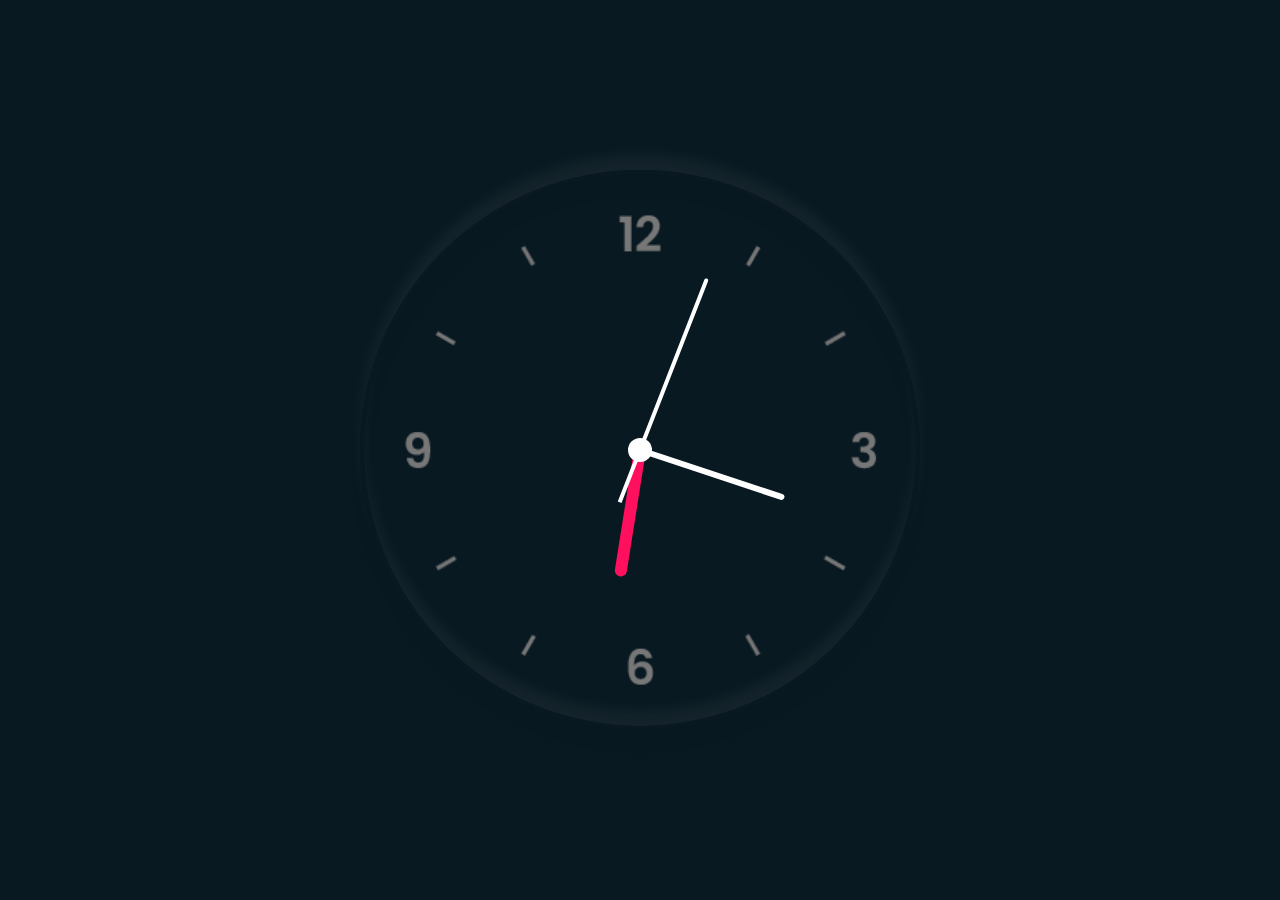
<file: Analog clock/index.html>
<!DOCTYPE html>
<html lang="en">
<head>
  <meta charset="UTF-8">
  <meta http-equiv="X-UA-Compatible" content="IE=edge">
  <meta name="viewport" content="width=device-width, initial-scale=1.0">
  <link rel="stylesheet" href="./style.css">
  <script src="./script.js" defer></script>
  <title>Analog Clock</title>
</head>
<body>
  <div class="clock">
    <div class="hour">
      <div class="hr"></div> 
    </div>
    <div class="min">
      <div class="mn"></div>
    </div>
    <div class="sec">
      <div class="sc"></div>
    </div>
  </div>
  
</body>
</html>
</file>
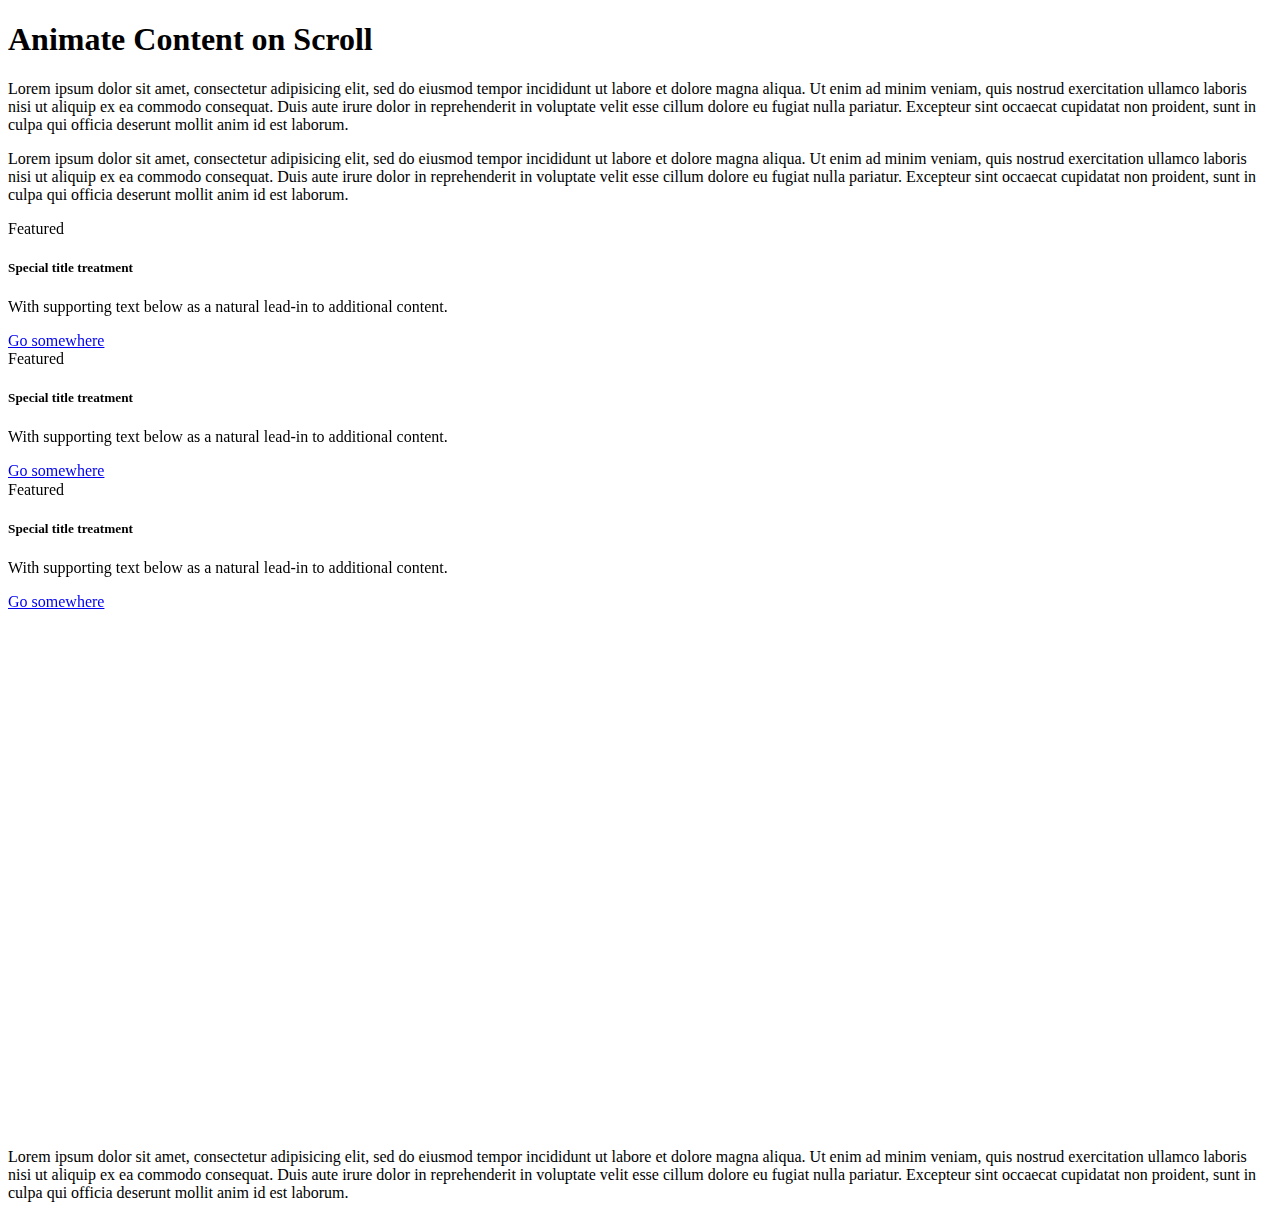
<file: animation on scroll/index.html>
<!DOCTYPE html>
<html lang="en">
<head>
  <meta charset="UTF-8">
  <meta http-equiv="X-UA-Compatible" content="IE=edge">
  <meta name="viewport" content="width=device-width, initial-scale=1.0">
  <link rel="stylesheet" href="./style.css">
  <link href="https://unpkg.com/aos@2.3.1/dist/aos.css" rel="stylesheet">
  <link rel="stylesheet" href="https://stackpath.bootstrapcdn.com/bootstrap/5.0.0-alpha1/css/bootstrap.min.css" integrity="sha384-r4NyP46KrjDleawBgD5tp8Y7UzmLA05oM1iAEQ17CSuDqnUK2+k9luXQOfXJCJ4I" crossorigin="anonymous">
  <script src="https://unpkg.com/aos@2.3.1/dist/aos.js" defer></script>
  <script src="./script.js" defer></script>
  <title>animation on scroll</title>
</head>
<body>
  <div class="container my-5 text-center">
            <h1 class="display-2">Animate Content on Scroll</h1>
        </div>
        <div class="our services my-5 container">
            <p class="my-5"> Lorem ipsum dolor sit amet, consectetur adipisicing elit, sed do eiusmod
                tempor incididunt ut labore et dolore magna aliqua. Ut enim ad minim veniam,
                quis nostrud exercitation ullamco laboris nisi ut aliquip ex ea commodo
                consequat. Duis aute irure dolor in reprehenderit in voluptate velit esse
                cillum dolore eu fugiat nulla pariatur. Excepteur sint occaecat cupidatat non
                proident, sunt in culpa qui officia deserunt mollit anim id est laborum. </p>
        </div>
        <div class="our services my-5 container">
            <p class="my-5"> Lorem ipsum dolor sit amet, consectetur adipisicing elit, sed do eiusmod
                tempor incididunt ut labore et dolore magna aliqua. Ut enim ad minim veniam,
                quis nostrud exercitation ullamco laboris nisi ut aliquip ex ea commodo
                consequat. Duis aute irure dolor in reprehenderit in voluptate velit esse
                cillum dolore eu fugiat nulla pariatur. Excepteur sint occaecat cupidatat non
                proident, sunt in culpa qui officia deserunt mollit anim id est laborum. </p>
        </div>
        <div class="container h-50 my-5" data-aos="fade-up">
            <div class="card">
                <div class="card-header">
                    Featured
                </div>
                <div class="card-body">
                    <h5 class="card-title">Special title treatment</h5>
                    <p class="card-text">With supporting text below as a natural lead-in to additional content.</p>
                    <a href="#" class="btn btn-primary">Go somewhere</a>
                </div>
            </div>
        </div>
        <div class="container h-50 my-5" data-aos="flip-left">
            <div class="card">
                <div class="card-header">
                    Featured
                </div>
                <div class="card-body">
                    <h5 class="card-title">Special title treatment</h5>
                    <p class="card-text">With supporting text below as a natural lead-in to additional content.</p>
                    <a href="#" class="btn btn-primary">Go somewhere</a>
                </div>
            </div>
        </div>
        <div class="container h-50 my-5" data-aos="fade-left">
            <div class="card">
                <div class="card-header">
                    Featured
                </div>
                <div class="card-body">
                    <h5 class="card-title">Special title treatment</h5>
                    <p class="card-text">With supporting text below as a natural lead-in to additional content.</p>
                    <a href="#" class="btn btn-primary">Go somewhere</a>
                </div>
            </div>
        </div>
        <div class="container h-50 my-5" data-aos="fade-right">
            <div class="card">
                <div class="card-header">
                    Featured
                </div>
                <div class="card-body">
                    <h5 class="card-title">Special title treatment</h5>
                    <p class="card-text">With supporting text below as a natural lead-in to additional content.</p>
                    <a href="#" class="btn btn-primary">Go somewhere</a>
                </div>
            </div>
        </div>
        <div class="container h-50 my-5" data-aos="fade-left">
            <div class="card">
                <div class="card-header">
                    Featured
                </div>
                <div class="card-body">
                    <h5 class="card-title">Special title treatment</h5>
                    <p class="card-text">With supporting text below as a natural lead-in to additional content.</p>
                    <a href="#" class="btn btn-primary">Go somewhere</a>
                </div>
            </div>
        </div>
        <div class="container h-50 my-5" data-aos="fade-right">
            <div class="card">
                <div class="card-header">
                    Featured
                </div>
                <div class="card-body">
                    <h5 class="card-title">Special title treatment</h5>
                    <p class="card-text">With supporting text below as a natural lead-in to additional content.</p>
                    <a href="#" class="btn btn-primary">Go somewhere</a>
                </div>
            </div>
        </div>
        <div class="container h-50 my-5" data-aos="fade-left">
            <div class="card">
                <div class="card-header">
                    Featured
                </div>
                <div class="card-body">
                    <h5 class="card-title">Special title treatment</h5>
                    <p class="card-text">With supporting text below as a natural lead-in to additional content.</p>
                    <a href="#" class="btn btn-primary">Go somewhere</a>
                </div>
            </div>
        </div>
        <div class="our services my-5 container">
            <p class="my-5"> Lorem ipsum dolor sit amet, consectetur adipisicing elit, sed do eiusmod
                tempor incididunt ut labore et dolore magna aliqua. Ut enim ad minim veniam,
                quis nostrud exercitation ullamco laboris nisi ut aliquip ex ea commodo
                consequat. Duis aute irure dolor in reprehenderit in voluptate velit esse
                cillum dolore eu fugiat nulla pariatur. Excepteur sint occaecat cupidatat non
                proident, sunt in culpa qui officia deserunt mollit anim id est laborum. </p>
        </div>
</body>
</html>
</file>
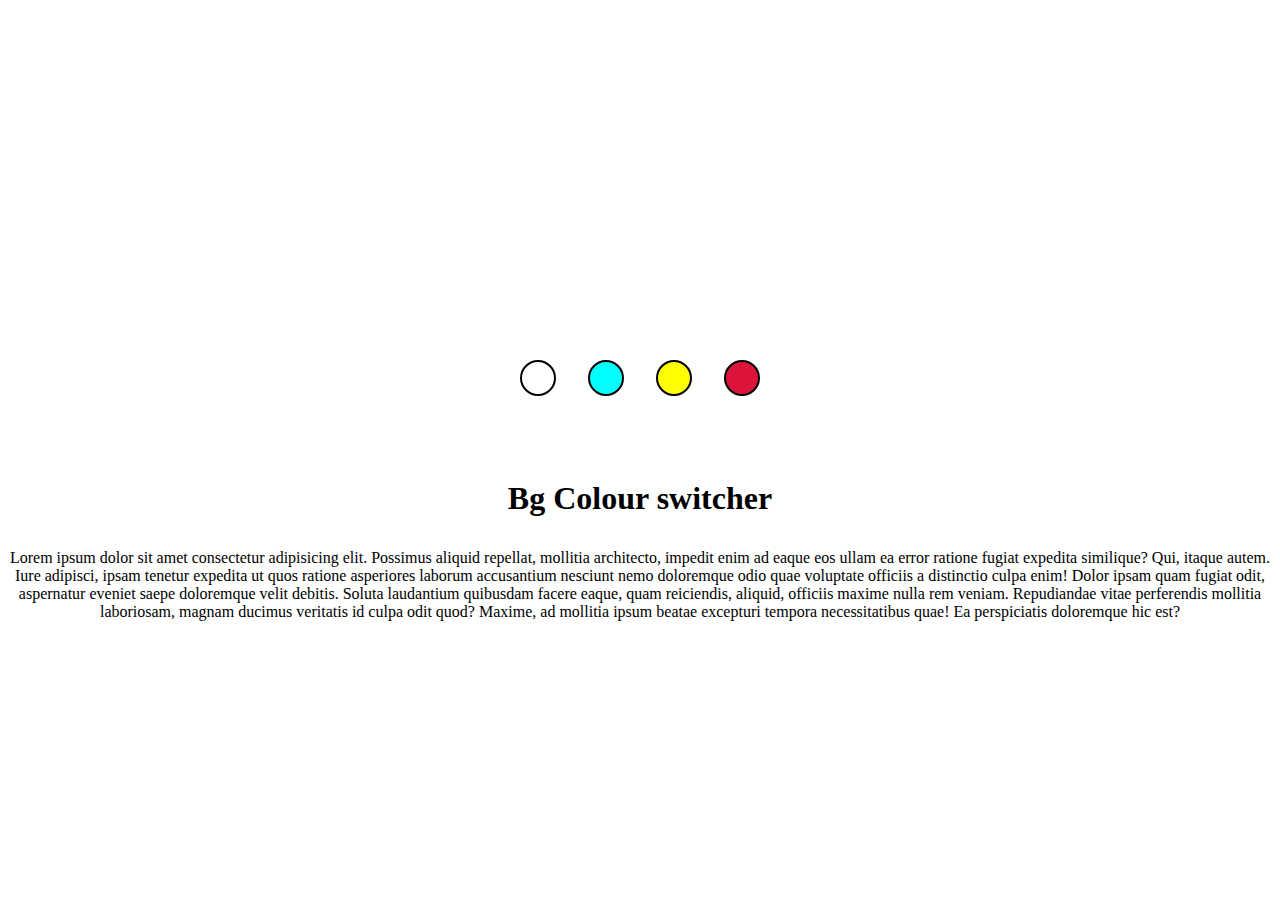
<file: Bg colour switcher/index.html>
<!DOCTYPE html>
<html lang="en">
<head>
  <meta charset="UTF-8">
  <meta http-equiv="X-UA-Compatible" content="IE=edge">
  <meta name="viewport" content="width=device-width, initial-scale=1.0">
  <link rel="stylesheet" href="./style.css">
  <script src="./script.js" defer></script>
  <title>Bg colour switcher</title>
</head>
<body>
  <div class="switch">
    <span class="btn white"></span><span class="btn aqua"></span><span class="btn yellow"></span><span class="btn crimson"></span>
  </div>
  <h1 class="text">Bg Colour switcher</h1>
  <p class="text">Lorem ipsum dolor sit amet consectetur adipisicing elit. Possimus aliquid repellat, mollitia architecto, impedit enim ad eaque eos ullam ea error ratione fugiat expedita similique? Qui, itaque autem. Iure adipisci, ipsam tenetur expedita ut quos ratione asperiores laborum accusantium nesciunt nemo doloremque odio quae voluptate officiis a distinctio culpa enim! Dolor ipsam quam fugiat odit, aspernatur eveniet saepe doloremque velit debitis. Soluta laudantium quibusdam facere eaque, quam reiciendis, aliquid, officiis maxime nulla rem veniam. Repudiandae vitae perferendis mollitia laboriosam, magnam ducimus veritatis id culpa odit quod? Maxime, ad mollitia ipsum beatae excepturi tempora necessitatibus quae! Ea perspiciatis doloremque hic est?</p>

</body>
</html>
</file>
<file: Analog clock/style.css>
*{
  margin: 0;
  padding: 0;
  box-sizing: border-box;
}

body{
  display: flex;
  justify-content: center;
  align-items: center;
  min-height: 100vh;
  background: #091921;
}

.clock{
  width: 35rem;
  height: 35rem;
  display: flex;
  justify-content: center;
  align-items: center;
  background: url(./clock.png);
  background-size: cover;
  border: 4px solid #091921;
  box-shadow: 0px -15px 15px rgba(255, 255, 255, 0.05), inset
  0 -15px 15px rgba(255, 255, 255, 0.05),
  0 15px 15px rgba(0, 0, 0, 0.03),
  inset 0 15px 15px rgba(0, 0, 0, 0.03);
  border-radius: 50%;
  position: relative;
}

.clock::before{
  content: "";
  position: absolute;
  width: 1.5rem;
  height: 1.5rem;
  background: #fff;
  border-radius: 50%;
  z-index: 5;
}

.hour,
.min,
.sec{
  position: absolute;
}

.hour,
.hr{
  width: 16rem;
  height: 16rem;
}

.min,
.mn{
  width: 19rem;
  height: 19rem;
}

.sec,
.sc{
  width: 23rem;
  height: 23rem;
}

.hr,
.mn,
.sc{
  display: flex;
  justify-content: center;
  /* align-items: center; */
  position: absolute;
  border-radius: 50%;
}

.hr::before{
  content: "";
  position: absolute;
  width: .8rem;
  height: 8rem;
  background: #ff105e;
  z-index: 3;
  border-radius: 6px 6px 0 0;
}
.mn::before{
  content: "";
  position: absolute;
  width: .4rem;
  height: 9rem;
  background: #fff;
  z-index: 10;
  border-radius: 6px 6px 0 0;
}
.sc::before{
  content: "";
  position: absolute;
  width: .2rem;
  height: 15rem;
  background: #fff;
  z-index: 10;
  border-radius: 6px 6px 0 0;
}
</file>
<file: animation on scroll/style.css>

</file>
<file: Bg colour switcher/style.css>
*{
  margin: 0;
  padding: 0;
}

body{
  min-height: 100vh;
  display: flex;
  flex-direction: column;
  justify-content: center;
  text-align: center;
}

h1{
  margin-bottom: 2rem;
}

span{
  width: 2rem;
  height: 2rem;
  border-radius: 50%;
  display: inline-block;
  cursor: pointer;
  margin: 5rem 1rem ;
}

.white{
  background-color: white;
  border: 2px solid black;
}
.aqua{
  background-color: aqua;
  border: 2px solid black;
}
.yellow{
  background-color: yellow;
  border: 2px solid black;
}
.crimson{
  background-color: crimson;
  border: 2px solid black;
}
</file>
